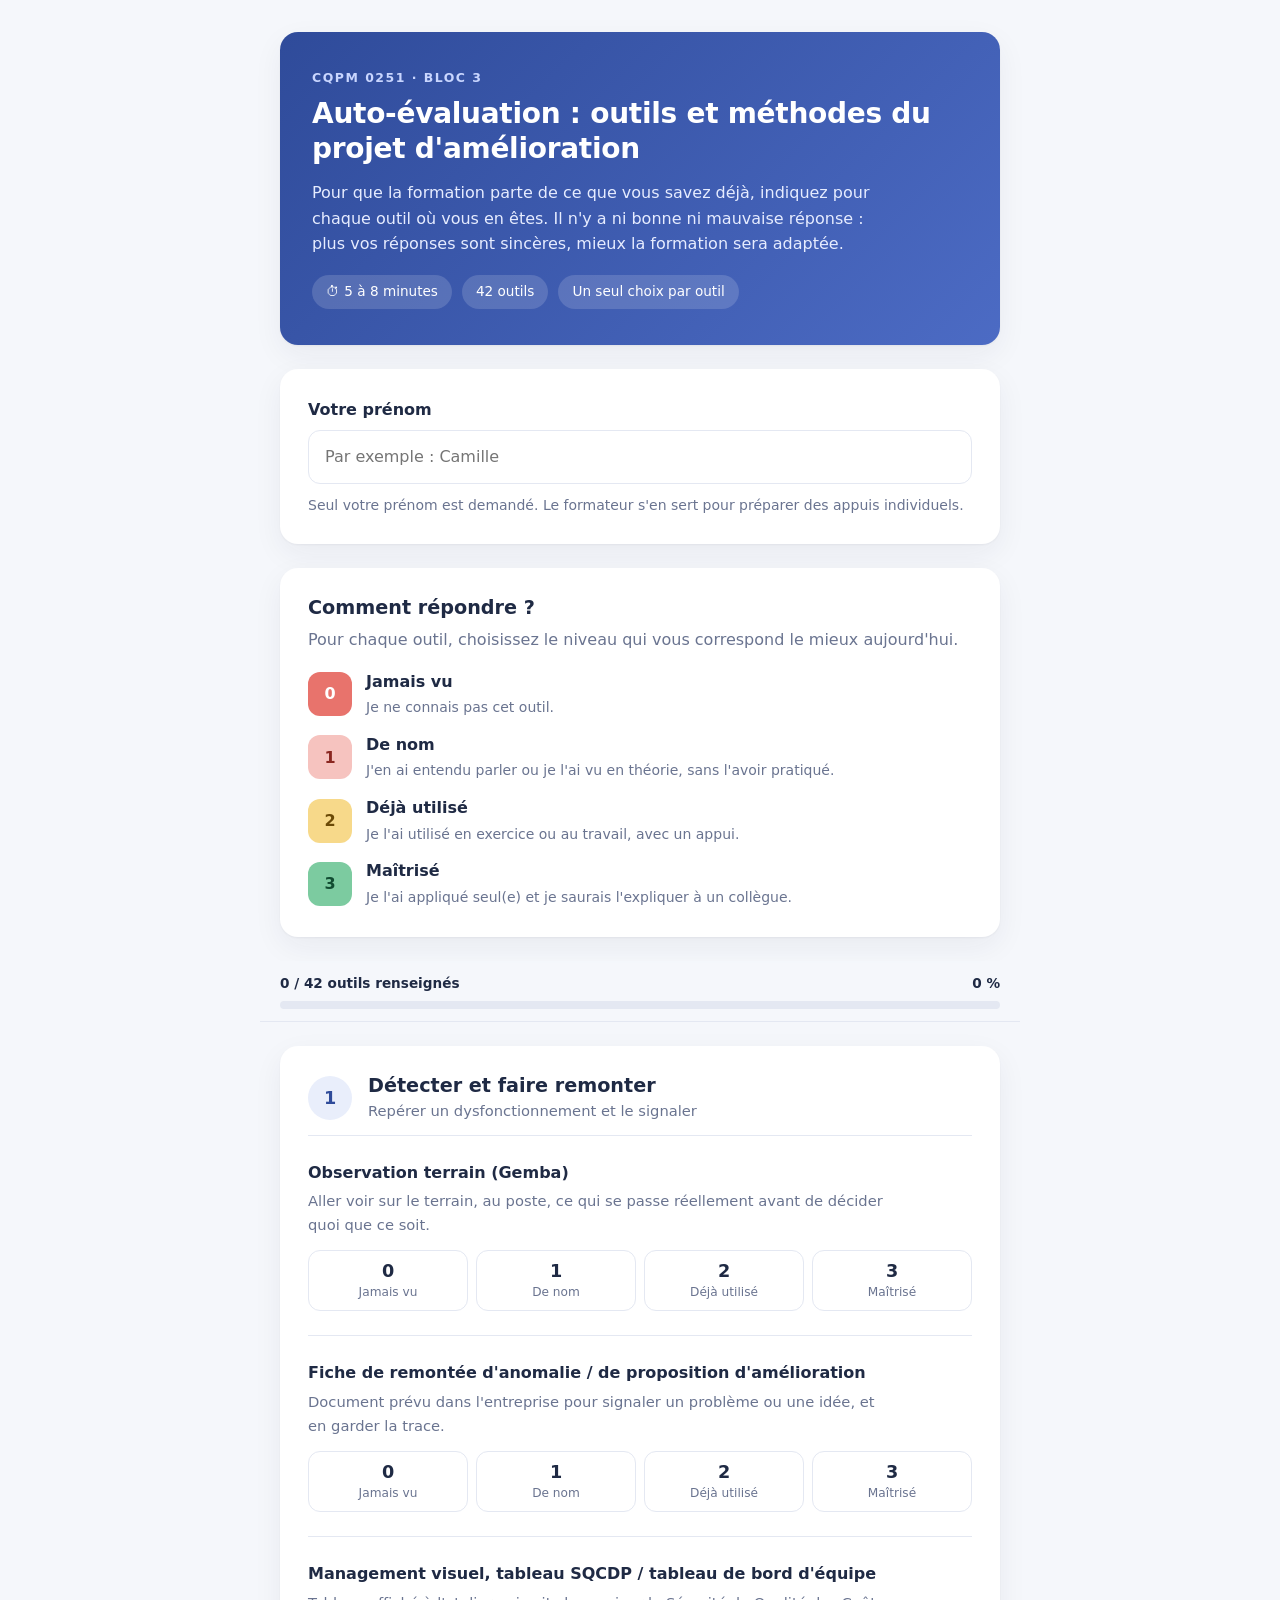
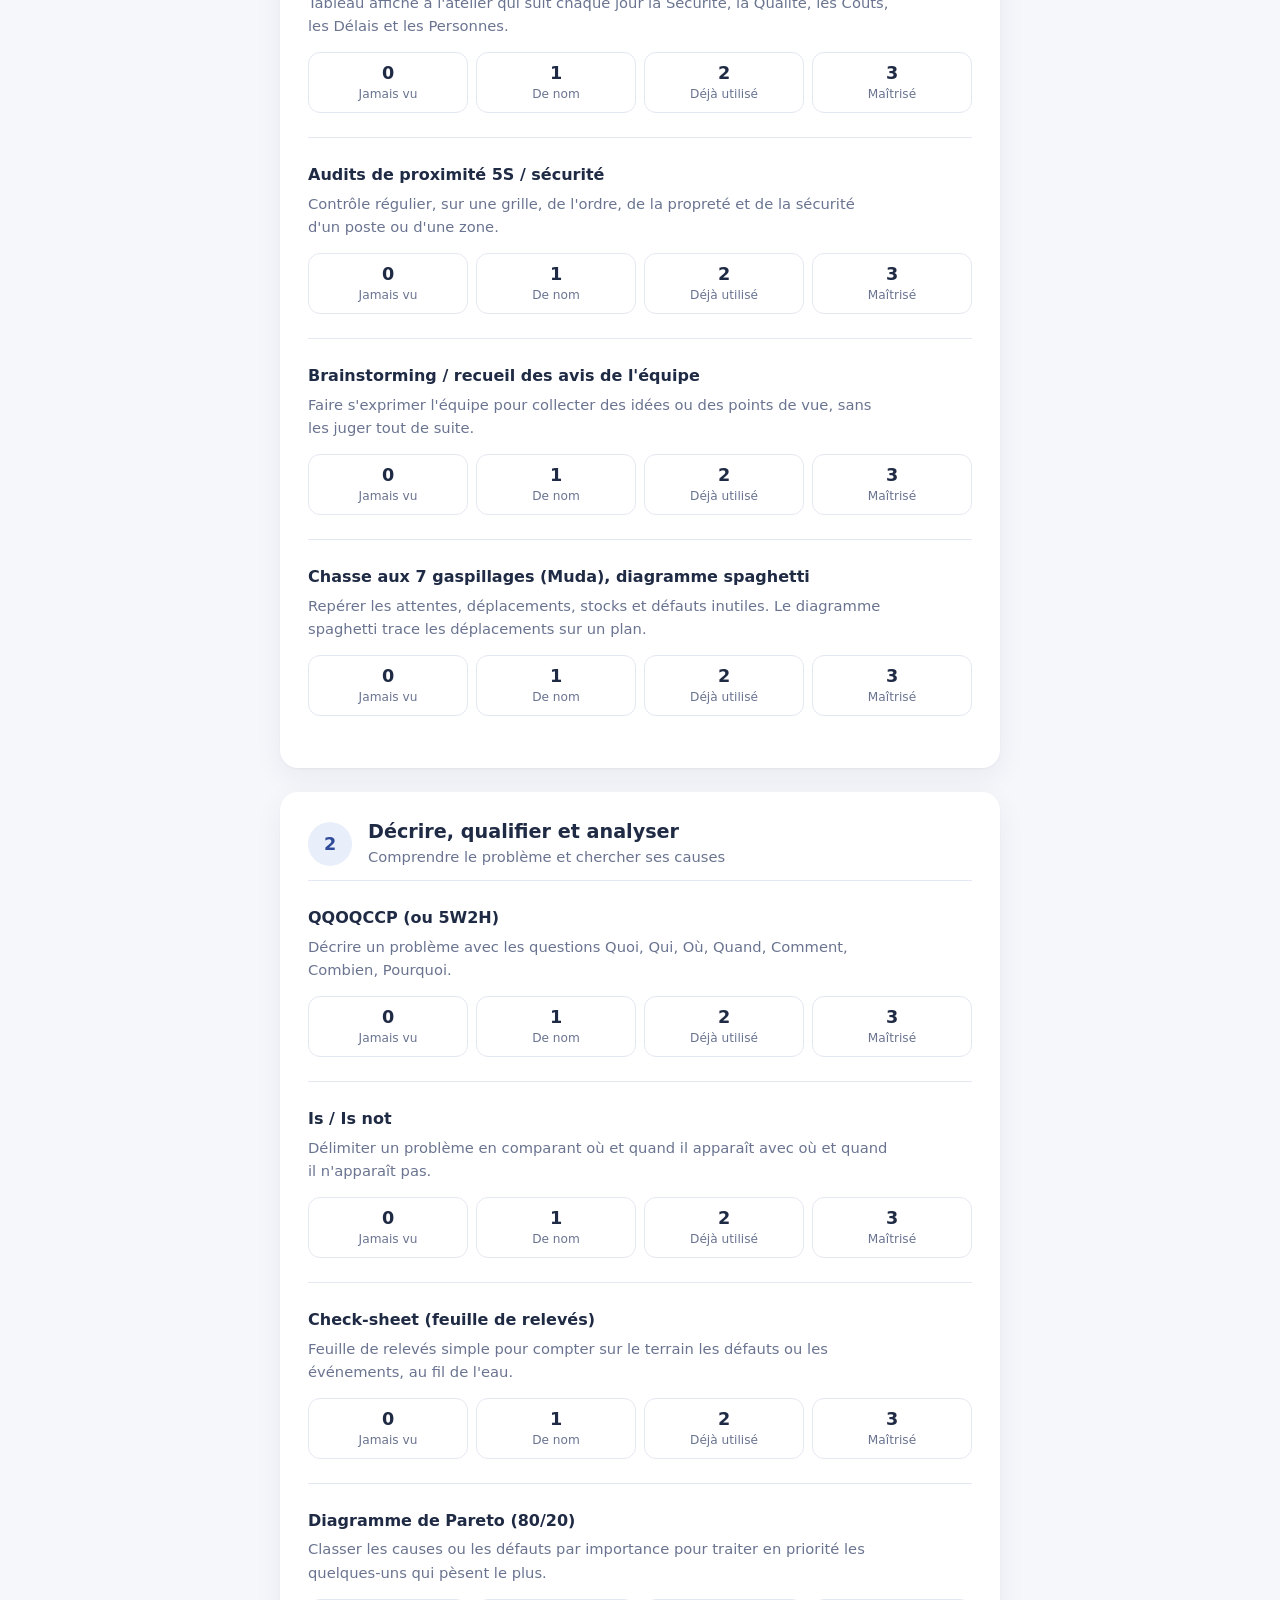
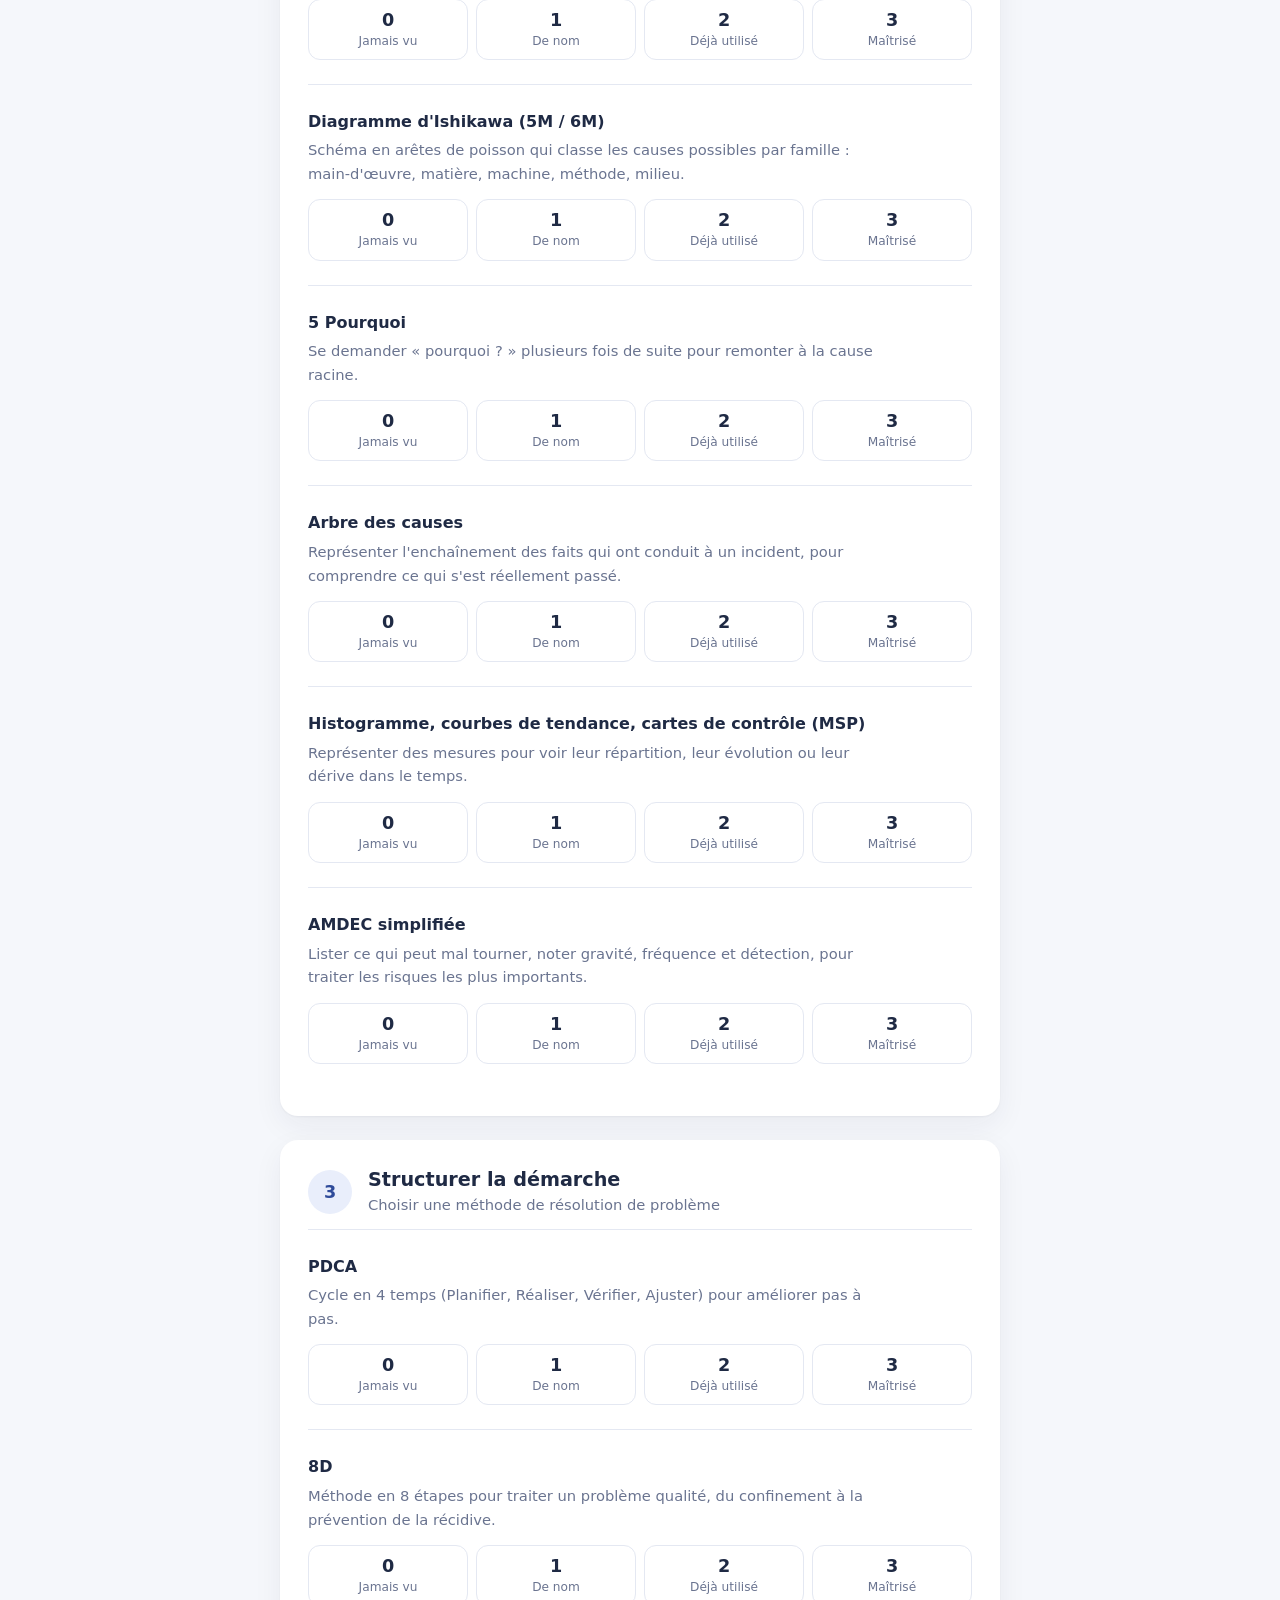
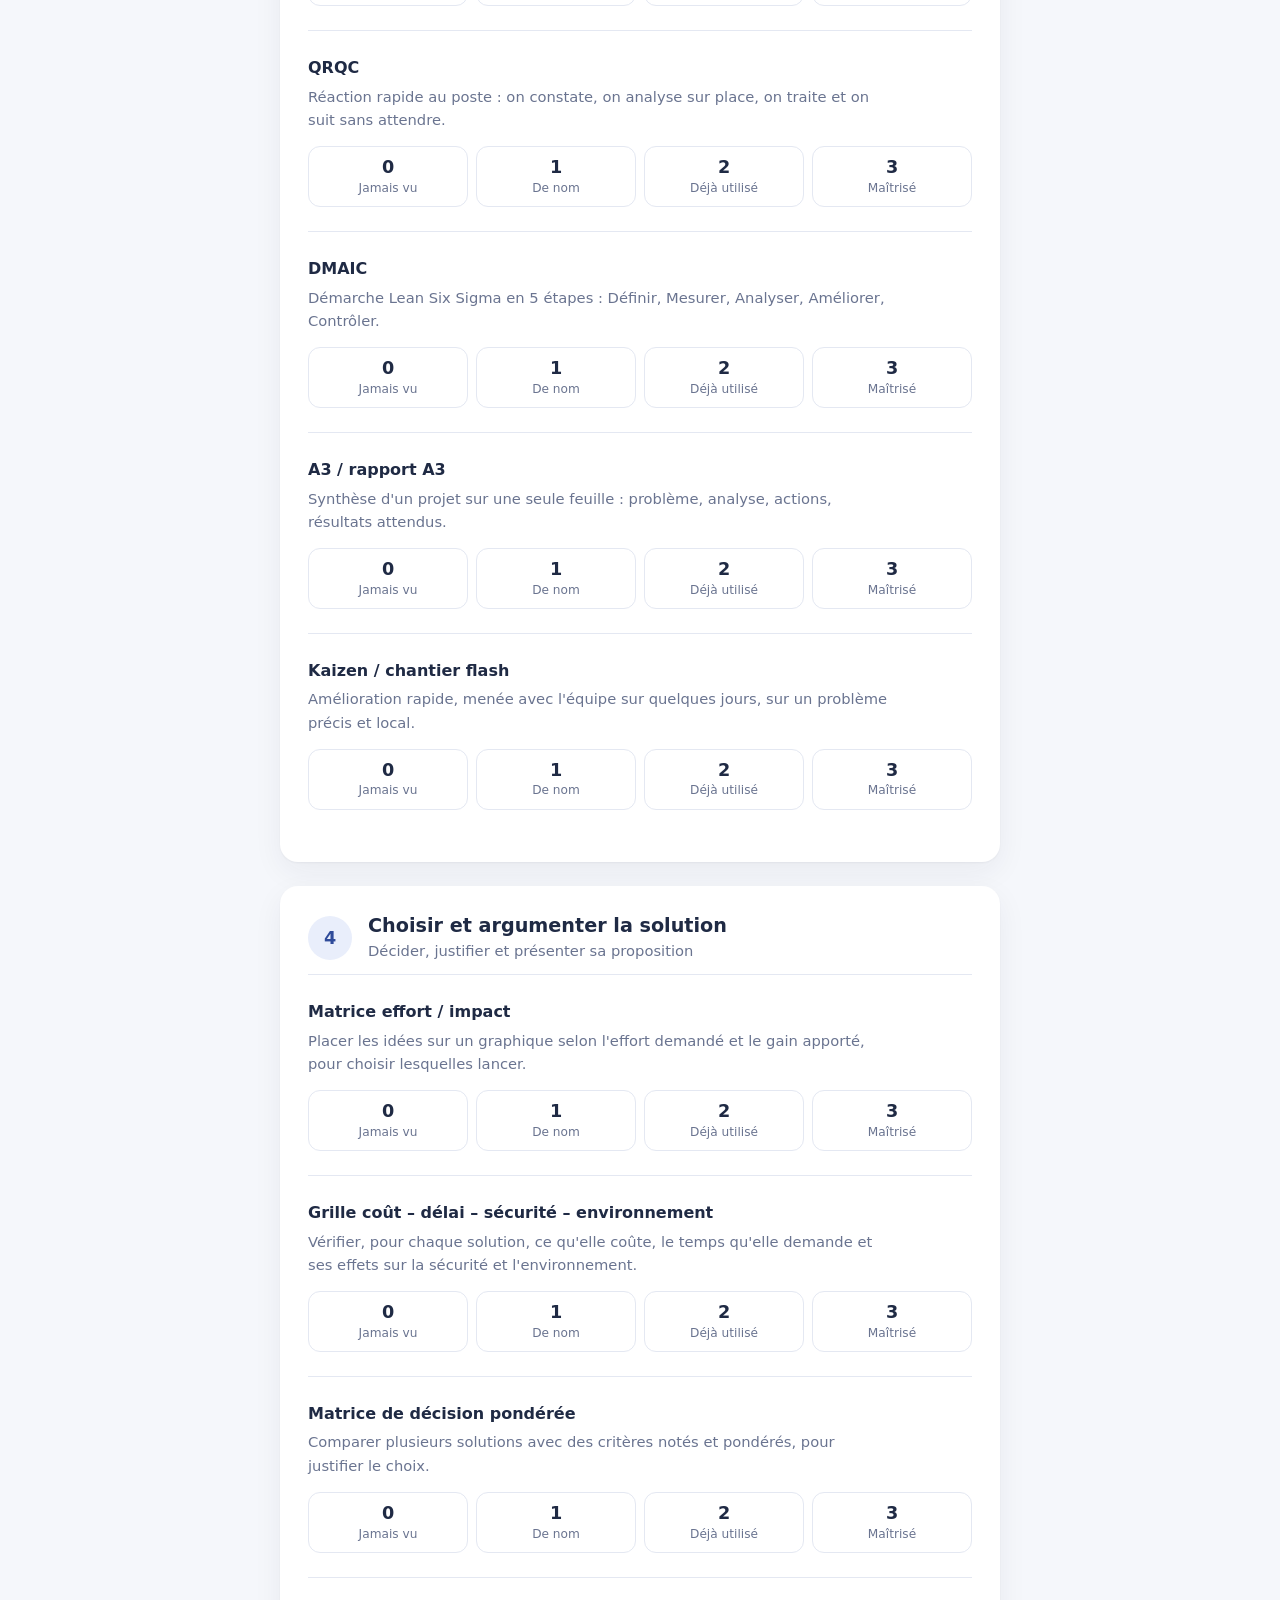
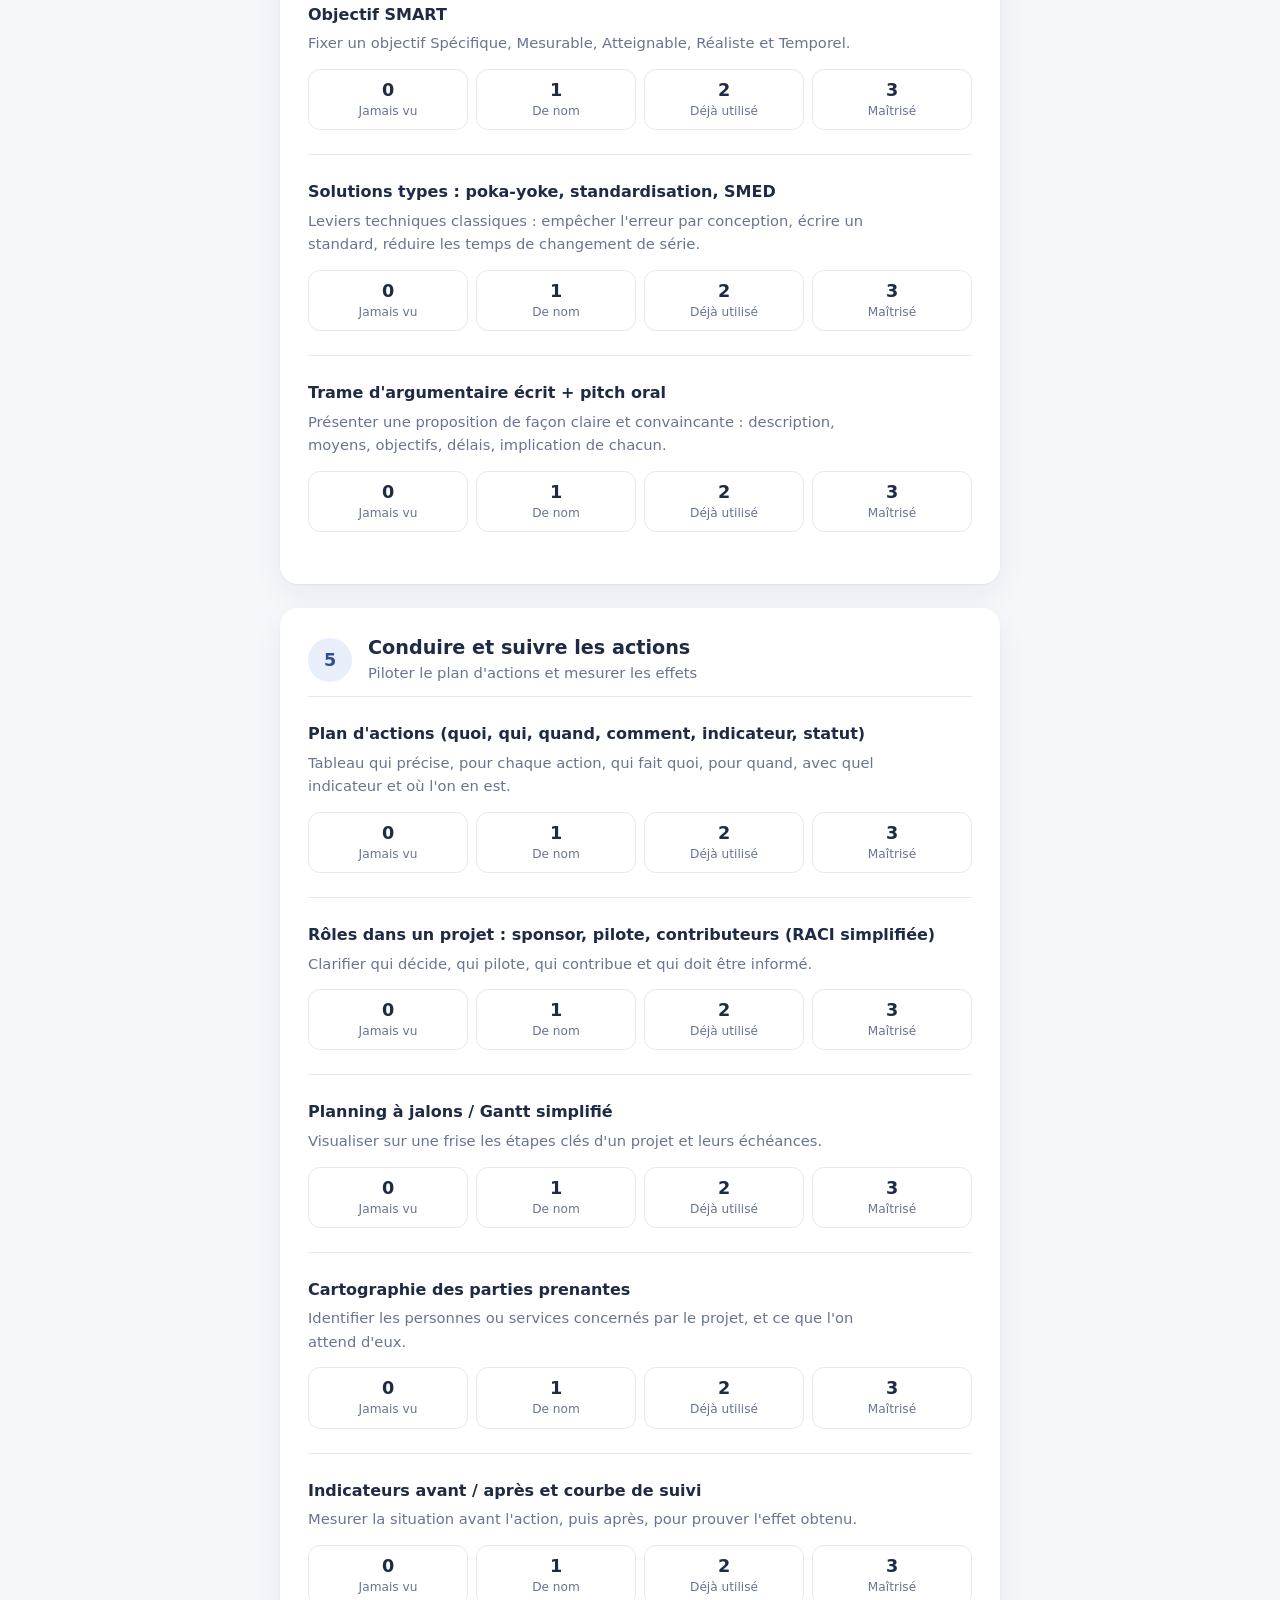
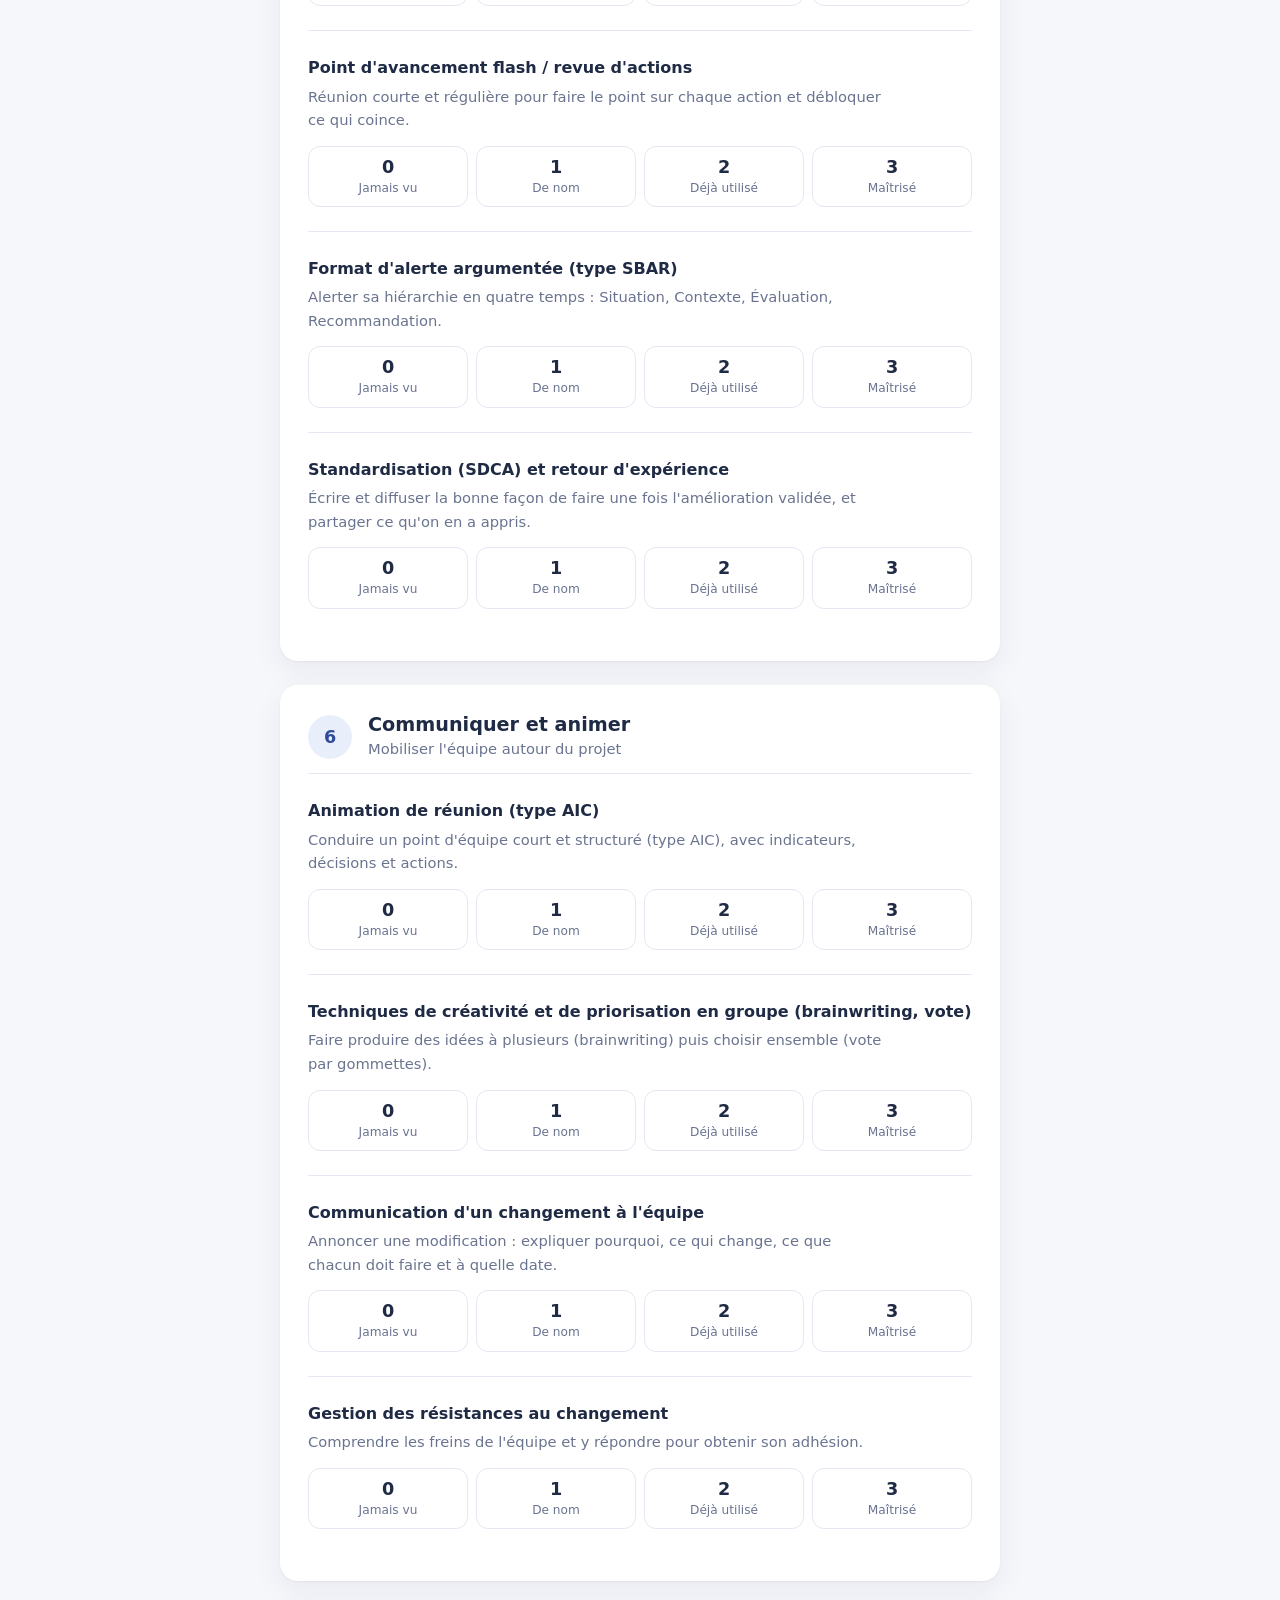
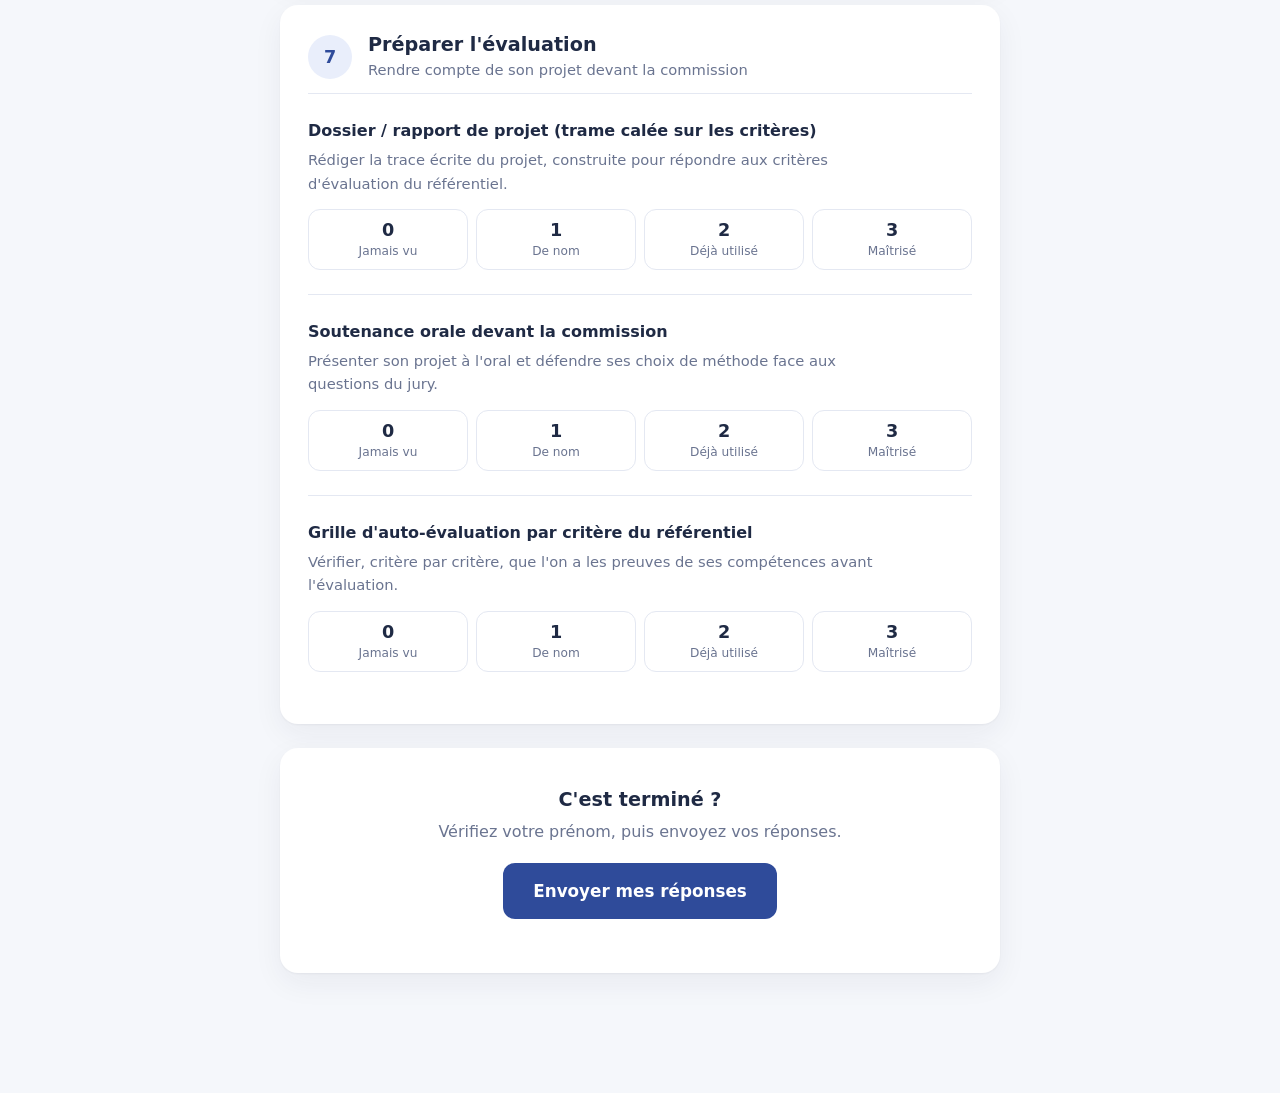
<file: index.html>
<!DOCTYPE html>
<html lang="fr">
<head>
  <meta charset="utf-8">
  <meta name="viewport" content="width=device-width, initial-scale=1">
  <meta name="robots" content="noindex">
  <title>Auto-évaluation · Outils du projet d'amélioration</title>
  <link rel="stylesheet" href="assets/style.css">
</head>
<body>
<main class="container">

  <header class="hero">
    <p class="eyebrow" id="titre-formation">CQPM 0251 · Bloc 3</p>
    <h1>Auto-évaluation : outils et méthodes du projet d'amélioration</h1>
    <p class="lead">Pour que la formation parte de ce que vous savez déjà, indiquez pour chaque outil
      où vous en êtes. Il n'y a ni bonne ni mauvaise réponse : plus vos réponses sont sincères,
      mieux la formation sera adaptée.</p>
    <ul><li>⏱ 5 à 8 minutes</li><li>42 outils</li><li>Un seul choix par outil</li></ul>
  </header>

  <div id="banner"></div>

  <form id="form" novalidate autocomplete="off">

    <section class="card" id="identite">
      <label class="field" for="prenom">Votre prénom</label>
      <input type="text" id="prenom" name="prenom" maxlength="40" placeholder="Par exemple : Camille" autocomplete="given-name">
      <p class="muted small" style="margin-top:10px">Seul votre prénom est demandé. Le formateur s'en sert pour préparer des appuis individuels.</p>
    </section>

    <section class="card" id="echelle">
      <h2>Comment répondre ?</h2>
      <p class="muted" style="margin-top:6px">Pour chaque outil, choisissez le niveau qui vous correspond le mieux aujourd'hui.</p>
      <ul class="legend-list" id="legend"></ul>
    </section>

    <div class="progress" id="progress" aria-live="polite">
      <div class="progress-row"><span id="progress-txt">0 / 42 outils renseignés</span><span id="progress-pct">0 %</span></div>
      <div class="bar"><i id="progress-bar"></i></div>
    </div>

    <div id="etapes"></div>

    <section class="card submit">
      <h2>C'est terminé ?</h2>
      <p class="muted" style="margin-top:6px">Vérifiez votre prénom, puis envoyez vos réponses.</p>
      <button class="btn big" type="submit" id="envoyer">Envoyer mes réponses</button>
      <p class="msg" id="msg" role="alert"></p>
    </section>
  </form>

  <section class="card merci" id="merci" hidden>
    <div class="check">✓</div>
    <h2 id="merci-titre">Merci !</h2>
    <p class="muted" id="merci-sous">Vos réponses ont bien été transmises.</p>
    <div class="recap">
      <div class="r-ko"><b id="r-ko">0</b><span>à découvrir</span></div>
      <div class="r-mid"><b id="r-mid">0</b><span>à consolider</span></div>
      <div class="r-ok"><b id="r-ok">0</b><span>maîtrisés</span></div>
    </div>
    <p class="muted small" id="merci-note"></p>
    <button class="btn ghost" type="button" id="modifier" style="margin-top:20px">Modifier mes réponses</button>
  </section>

</main>
<script src="config.js"></script>
<script src="outils.js"></script>
<script src="assets/questionnaire.js"></script>
</body>
</html>
</file>
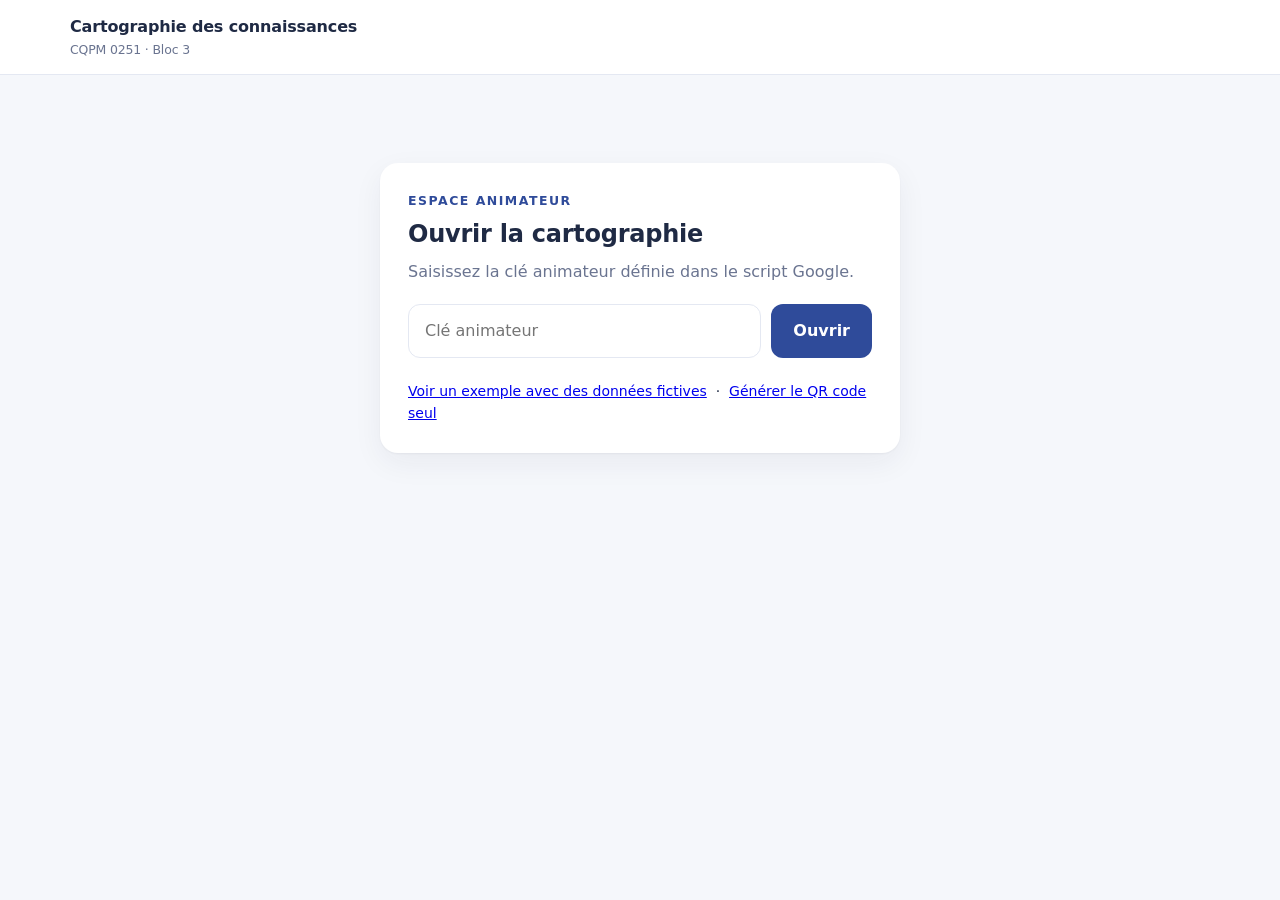
<file: formateur.html>
<!DOCTYPE html>
<html lang="fr">
<head>
  <meta charset="utf-8">
  <meta name="viewport" content="width=device-width, initial-scale=1">
  <meta name="robots" content="noindex">
  <title>Espace animateur · Cartographie des connaissances</title>
  <link rel="stylesheet" href="assets/style.css">
</head>
<body>

<header class="topbar">
  <div class="topbar-in">
    <div class="brand">Cartographie des connaissances<small id="sous-titre">CQPM 0251 · Bloc 3</small></div>
    <nav class="tabs" id="tabs" hidden>
      <button class="tab-btn on" data-tab="carto">Cartographie</button>
      <button class="tab-btn" data-tab="matrice">Matrice détaillée</button>
      <button class="tab-btn" data-tab="stagiaires">Par stagiaire</button>
      <button class="tab-btn" data-tab="gerer">Gérer les réponses</button>
      <button class="tab-btn" data-tab="partager">QR code</button>
    </nav>
  </div>
</header>

<main class="container wide">

  <!-- Accès -->
  <section class="card gate" id="gate">
    <p class="eyebrow">Espace animateur</p>
    <h1>Ouvrir la cartographie</h1>
    <p class="muted" id="gate-texte" style="margin-top:8px">Saisissez la clé animateur définie dans le script Google.</p>
    <form class="row" id="gate-form">
      <input type="password" id="cle" placeholder="Clé animateur" autocomplete="current-password">
      <button class="btn" type="submit">Ouvrir</button>
    </form>
    <p class="msg" id="gate-msg" role="alert"></p>
    <p class="small" style="margin-top:22px"><a href="#" id="demo-lien">Voir un exemple avec des données fictives</a>
      &nbsp;·&nbsp; <a href="#" id="qr-lien">Générer le QR code seul</a></p>
  </section>

  <!-- Tableau de bord -->
  <div id="dashboard" hidden>
    <div class="banner test" id="demo-banner" hidden><b>Mode démonstration.</b> Ces données sont fictives : elles montrent le rendu de la cartographie.</div>
    <div class="toolbar">
      <select id="f-groupe" aria-label="Groupe" title="Filtrer les réponses par groupe"></select>
      <select id="f-cat" aria-label="Catégorie d'outils">
        <option value="">Tous les outils</option>
        <option value="Socle">Socle uniquement</option>
        <option value="Approfondissement">Approfondissement uniquement</option>
      </select>
      <span class="grow"></span>
      <label class="chk" id="auto-wrap"><input type="checkbox" id="auto"> Actualiser toutes les <span id="auto-s">30</span> s</label>
      <button class="btn ghost sm" id="refresh" type="button">↻ Actualiser</button>
      <button class="btn ghost sm" id="csv" type="button">Exporter (CSV)</button>
      <button class="btn ghost sm" id="print" type="button">Imprimer / PDF</button>
    </div>

    <p class="contexte" id="contexte"></p>

    <section id="tab-carto"></section>
    <section id="tab-matrice" hidden></section>
    <section id="tab-stagiaires" hidden></section>
    <section id="tab-gerer" hidden></section>
    <section id="tab-partager" hidden></section>
  </div>
</main>

<div class="projection" id="projection" hidden title="Cliquer pour fermer">
  <h2>Scannez pour répondre au questionnaire</h2>
  <canvas id="proj-canvas"></canvas>
  <p class="muted" id="proj-url"></p>
</div>

<script src="config.js"></script>
<script src="outils.js"></script>
<script src="assets/qrcode.js"></script>
<script src="assets/formateur.js"></script>
</body>
</html>
</file>
<file: assets/style.css>
/* ===== Kit diagnostic bloc 3 : feuille de style commune ===== */
:root{
  --bg:#F5F7FB; --card:#FFFFFF; --ink:#1F2A44; --muted:#6A7490; --line:#E4E8F2;
  --brand:#2F4B9A; --brand-dark:#243A78; --brand-soft:#E9EEFB;
  --ok:#2E9E6B; --ok-soft:#E4F5EC; --ok-ink:#14583A;
  --mid:#D9901A; --mid-soft:#FDF2DC; --mid-ink:#7A4E07;
  --ko:#D8514B;  --ko-soft:#FBE8E6; --ko-ink:#8A2620;
  --n0:#E8736C; --n0-ink:#FFFFFF;
  --n1:#F6C3BF; --n1-ink:#8A2620;
  --n2:#F7D98A; --n2-ink:#6B4A06;
  --n3:#7CCBA0; --n3-ink:#124D32;
  --radius:18px;
  --shadow:0 1px 2px rgba(31,42,68,.05),0 10px 30px rgba(31,42,68,.06);
}
*{box-sizing:border-box}
html{-webkit-text-size-adjust:100%;scroll-behavior:smooth}
body{margin:0;background:var(--bg);color:var(--ink);
  font:16px/1.6 system-ui,-apple-system,"Segoe UI",Roboto,"Helvetica Neue",Arial,sans-serif}
h1,h2,h3,p{margin:0}
h1{font-size:1.75rem;line-height:1.25;letter-spacing:-.01em}
h2{font-size:1.2rem;line-height:1.3}
h3{font-size:1rem}
button,input,select{font:inherit;color:inherit}
[hidden]{display:none !important}

.container{max-width:760px;margin:0 auto;padding:32px 20px 96px}
.container.wide{max-width:1180px}
.card{background:var(--card);border-radius:var(--radius);box-shadow:var(--shadow);padding:28px;margin:0 0 24px}
.muted{color:var(--muted)}
.small{font-size:.875rem}
.eyebrow{font-size:.78rem;font-weight:700;letter-spacing:.12em;text-transform:uppercase;color:var(--brand)}

/* boutons */
.btn{display:inline-flex;align-items:center;justify-content:center;gap:8px;border:0;cursor:pointer;
  padding:12px 22px;border-radius:12px;font-weight:600;background:var(--brand);color:#fff;transition:.15s}
.btn:hover{background:var(--brand-dark)}
.btn:disabled{opacity:.55;cursor:not-allowed}
.btn.ghost{background:var(--brand-soft);color:var(--brand)}
.btn.ghost:hover{background:#DCE4FA}
.btn.sm{padding:8px 14px;font-size:.9rem;border-radius:10px}
.btn.big{padding:15px 30px;font-size:1.05rem}
input[type=text],input[type=password],input[type=url],select{
  width:100%;padding:13px 16px;border:1.5px solid var(--line);border-radius:12px;background:#fff;transition:.15s}
input:focus,select:focus{outline:none;border-color:var(--brand);box-shadow:0 0 0 4px var(--brand-soft)}
label.field{display:block;font-weight:600;margin-bottom:8px}

/* ===== Questionnaire ===== */
.hero{background:linear-gradient(135deg,#2F4B9A 0%,#4C6BC4 100%);color:#fff;border-radius:var(--radius);
  padding:36px 32px;margin-bottom:24px;box-shadow:var(--shadow)}
.hero .eyebrow{color:#C9D6FF}
.hero h1{margin:8px 0 14px}
.hero .lead{color:#E6ECFF;max-width:56ch}
.hero ul{margin:18px 0 0;padding:0;list-style:none;display:flex;flex-wrap:wrap;gap:10px}
.hero li{background:rgba(255,255,255,.15);padding:6px 14px;border-radius:999px;font-size:.85rem}

.banner{border-radius:14px;padding:14px 18px;margin-bottom:24px;font-size:.92rem}
.banner.test{background:var(--mid-soft);color:var(--mid-ink)}
.banner.err{background:var(--ko-soft);color:var(--ko-ink)}

.progress{position:sticky;top:0;z-index:20;margin:0 -20px 24px;padding:12px 20px;
  background:rgba(245,247,251,.92);backdrop-filter:blur(8px);border-bottom:1px solid var(--line)}
.progress-row{display:flex;justify-content:space-between;font-size:.85rem;font-weight:600;margin-bottom:6px}
.bar{height:8px;background:var(--line);border-radius:99px;overflow:hidden}
.bar>i{display:block;height:100%;width:0;background:var(--brand);border-radius:99px;transition:width .25s}

.legend-list{list-style:none;margin:16px 0 0;padding:0;display:grid;gap:12px}
.legend-list li{display:grid;grid-template-columns:44px 1fr;gap:14px;align-items:center}
.dot{width:44px;height:44px;border-radius:12px;display:grid;place-items:center;font-weight:800}
.dot.n0{background:var(--n0);color:var(--n0-ink)} .dot.n1{background:var(--n1);color:var(--n1-ink)}
.dot.n2{background:var(--n2);color:var(--n2-ink)} .dot.n3{background:var(--n3);color:var(--n3-ink)}

.etape-head{display:flex;gap:16px;align-items:center;margin-bottom:8px}
.etape-num{flex:none;width:44px;height:44px;border-radius:50%;background:var(--brand-soft);color:var(--brand);
  display:grid;place-items:center;font-weight:800;font-size:1.1rem}
.etape-head p{color:var(--muted);font-size:.92rem}
.outil{padding:24px 0;border-top:1px solid var(--line)}
.outil:first-of-type{margin-top:12px}
.outil-nom{font-weight:700;margin-bottom:4px}
.outil-def{color:var(--muted);font-size:.92rem;margin-bottom:14px;max-width:62ch}
.outil.manque{background:var(--ko-soft);border-radius:14px;padding-left:14px;padding-right:14px;margin:0 -14px;border-color:transparent}
.niveaux{display:grid;grid-template-columns:repeat(4,1fr);gap:8px}
.niveaux label{position:relative;display:block}
.niveaux input{position:absolute;inset:0;width:100%;height:100%;opacity:0;cursor:pointer;margin:0}
.pill{display:flex;flex-direction:column;align-items:center;gap:2px;padding:10px 4px;text-align:center;
  border:1.5px solid var(--line);border-radius:12px;background:#fff;font-size:.76rem;line-height:1.25;color:var(--muted);transition:.15s}
.pill b{font-size:1.1rem;color:var(--ink)}
.niveaux label:hover .pill{border-color:#B9C4E4}
.niveaux input:focus-visible+.pill{outline:3px solid var(--brand-soft);border-color:var(--brand)}
.niveaux label[data-n="0"] input:checked+.pill{background:var(--n0);border-color:var(--n0);color:var(--n0-ink)}
.niveaux label[data-n="1"] input:checked+.pill{background:var(--n1);border-color:var(--n1);color:var(--n1-ink)}
.niveaux label[data-n="2"] input:checked+.pill{background:var(--n2);border-color:var(--n2);color:var(--n2-ink)}
.niveaux label[data-n="3"] input:checked+.pill{background:var(--n3);border-color:var(--n3);color:var(--n3-ink)}
.niveaux input:checked+.pill b{color:inherit}
.submit{text-align:center;padding:40px 28px}
.submit .btn{margin-top:18px}
.msg{margin-top:14px;font-size:.92rem;color:var(--ko-ink)}
.merci{text-align:center;padding:48px 28px}
.merci .check{width:72px;height:72px;border-radius:50%;background:var(--ok-soft);color:var(--ok);display:grid;place-items:center;
  font-size:2.2rem;margin:0 auto 20px}
.merci h2{font-size:1.5rem;margin-bottom:10px}
.recap{display:grid;grid-template-columns:repeat(3,1fr);gap:12px;margin:28px 0}
.recap div{border-radius:14px;padding:16px 8px}
.recap b{display:block;font-size:1.8rem;line-height:1.2}
.recap span{font-size:.82rem}
.recap .r-ko{background:var(--ko-soft);color:var(--ko-ink)} .recap .r-mid{background:var(--mid-soft);color:var(--mid-ink)} .recap .r-ok{background:var(--ok-soft);color:var(--ok-ink)}

/* ===== Espace animateur ===== */
.topbar{position:sticky;top:0;z-index:30;background:rgba(255,255,255,.94);backdrop-filter:blur(8px);border-bottom:1px solid var(--line)}
.topbar-in{max-width:1180px;margin:0 auto;padding:14px 20px;display:flex;flex-wrap:wrap;gap:14px;align-items:center;justify-content:space-between}
.brand{font-weight:800;letter-spacing:-.01em}
.brand small{display:block;font-weight:500;color:var(--muted);font-size:.78rem}
.tabs{display:flex;gap:6px;flex-wrap:wrap}
.tab-btn{border:0;background:transparent;padding:9px 16px;border-radius:10px;font-weight:600;color:var(--muted);cursor:pointer}
.tab-btn:hover{background:var(--brand-soft);color:var(--brand)}
.tab-btn.on{background:var(--brand-soft);color:var(--brand)}
.gate{max-width:520px;margin:56px auto}
.gate h1{font-size:1.5rem;margin:8px 0 10px}
.gate .row{display:flex;gap:10px;margin-top:20px}
.gate .row input{flex:1}
.toolbar{display:flex;flex-wrap:wrap;gap:12px;align-items:center;margin-bottom:24px}
.toolbar .grow{flex:1}
.toolbar select{width:auto;min-width:170px;padding:9px 14px}
.toolbar label.chk{display:flex;gap:8px;align-items:center;font-size:.88rem;color:var(--muted)}
.kpis{display:grid;grid-template-columns:repeat(4,1fr);gap:16px;margin-bottom:24px}
.kpi{background:var(--card);border-radius:var(--radius);box-shadow:var(--shadow);padding:22px}
.kpi b{display:block;font-size:2.2rem;line-height:1.1;margin:6px 0 2px}
.kpi span{font-size:.85rem;color:var(--muted)}
.kpi.ok{border-top:5px solid var(--ok)} .kpi.mid{border-top:5px solid var(--mid)} .kpi.ko{border-top:5px solid var(--ko)} .kpi.base{border-top:5px solid var(--brand)}
.prio{background:var(--card);border-radius:var(--radius);box-shadow:var(--shadow);padding:26px;margin-bottom:24px}
.prio ol{margin:14px 0 0;padding-left:22px;display:grid;gap:8px}
.lanes{display:grid;grid-template-columns:repeat(3,1fr);gap:20px;margin-bottom:24px;align-items:start}
.lane{background:var(--card);border-radius:var(--radius);box-shadow:var(--shadow);padding:24px;border-top:6px solid var(--line)}
.lane.ko{border-top-color:var(--ko)} .lane.mid{border-top-color:var(--mid)} .lane.ok{border-top-color:var(--ok)}
.lane h3{display:flex;justify-content:space-between;gap:8px;align-items:baseline}
.lane h3 em{font-style:normal;font-size:1.4rem}
.lane.ko h3 em{color:var(--ko)} .lane.mid h3 em{color:var(--mid)} .lane.ok h3 em{color:var(--ok)}
.lane .rule{font-size:.82rem;color:var(--muted);margin:2px 0 14px}
.lane h4{font-size:.72rem;letter-spacing:.08em;text-transform:uppercase;color:var(--muted);margin:18px 0 8px}
.chip{display:flex;justify-content:space-between;gap:10px;align-items:flex-start;padding:10px 12px;border-radius:12px;font-size:.88rem;line-height:1.35;margin-bottom:8px}
.lane.ko .chip{background:var(--ko-soft)} .lane.mid .chip{background:var(--mid-soft)} .lane.ok .chip{background:var(--ok-soft)}
.chip .m{font-weight:700;white-space:nowrap}
.tag{display:inline-block;font-size:.68rem;font-weight:700;padding:1px 7px;border-radius:99px;background:var(--brand);color:#fff;margin-left:6px;vertical-align:1px}
.tag.het{background:#fff;color:var(--brand);border:1px solid var(--brand)}
.empty{color:var(--muted);font-size:.9rem;font-style:italic}
.etapes-bars{display:grid;gap:16px;margin-top:18px}
.eb-row{display:grid;grid-template-columns:230px 1fr 60px;gap:16px;align-items:center;font-size:.9rem}
.stack{display:flex;height:16px;border-radius:99px;overflow:hidden;background:var(--line)}
.stack i{display:block;height:100%}
.s-ko{background:var(--n0)} .s-mid{background:var(--n2)} .s-ok{background:var(--n3)}
.keys{display:flex;gap:18px;flex-wrap:wrap;font-size:.82rem;color:var(--muted);margin-top:16px}
.keys i{display:inline-block;width:12px;height:12px;border-radius:4px;margin-right:6px;vertical-align:-1px}
.table-wrap{overflow:auto;max-height:72vh;border-radius:var(--radius);box-shadow:var(--shadow);background:#fff}
table.matrice{border-collapse:separate;border-spacing:0;width:100%;font-size:.88rem}
.matrice th,.matrice td{padding:9px 12px;border-bottom:1px solid var(--line)}
.matrice thead th{position:sticky;top:0;background:#fff;z-index:3;text-align:center;font-weight:700;border-bottom:2px solid var(--line)}
.matrice th:first-child,.matrice td:first-child{position:sticky;left:0;background:#fff;z-index:2;text-align:left;width:300px;min-width:300px;max-width:300px}
.matrice thead th:first-child{z-index:4}
.matrice tr.sep td{background:var(--brand-soft);color:var(--brand);font-weight:700;font-size:.8rem;letter-spacing:.04em;text-transform:uppercase}
.matrice td.c{text-align:center;font-weight:700;min-width:70px}
.matrice td.c.n0{background:var(--n0);color:var(--n0-ink)} .matrice td.c.n1{background:var(--n1);color:var(--n1-ink)}
.matrice td.c.n2{background:var(--n2);color:var(--n2-ink)} .matrice td.c.n3{background:var(--n3);color:var(--n3-ink)}
.matrice td.c.na{color:#B6BDD0;font-weight:400}
.matrice th.g,.matrice td.g{position:sticky;left:300px;z-index:2;width:130px;min-width:130px;max-width:130px;text-align:center;background:#fff;border-left:1px solid var(--line);border-right:2px solid var(--line)}
.matrice thead th.g{z-index:4}
.matrice td.g b{display:block;font-size:1rem;line-height:1.2;margin-bottom:3px}
.matrice td.g.ok{background:var(--ok-soft)} .matrice td.g.mid{background:var(--mid-soft)} .matrice td.g.ko{background:var(--ko-soft)}
.matrice th.g small{display:block;font-weight:500;color:var(--muted);font-size:.72rem}
.pillst{display:inline-block;padding:2px 10px;border-radius:99px;font-size:.74rem;font-weight:700}
.pillst.ok{background:var(--ok-soft);color:var(--ok-ink)} .pillst.mid{background:var(--mid-soft);color:var(--mid-ink)} .pillst.ko{background:var(--ko-soft);color:var(--ko-ink)}
.stag-grid{display:grid;grid-template-columns:repeat(auto-fill,minmax(310px,1fr));gap:20px}
.stag{background:var(--card);border-radius:var(--radius);box-shadow:var(--shadow);padding:24px}
.stag header{display:flex;justify-content:space-between;align-items:baseline;margin-bottom:14px}
.stag .nums{display:flex;gap:16px;font-size:.82rem;color:var(--muted);margin:12px 0}
.stag details{margin-top:10px;font-size:.88rem}
.stag summary{cursor:pointer;font-weight:600;color:var(--brand)}
.stag ul{margin:10px 0 0;padding-left:18px;color:var(--muted)}
.share{display:grid;grid-template-columns:minmax(260px,380px) 1fr;gap:36px;align-items:center}
.share canvas{width:100%;height:auto;border-radius:16px;border:1px solid var(--line);background:#fff}
.share .actions{display:flex;flex-wrap:wrap;gap:10px;margin-top:16px}
.projection{position:fixed;inset:0;background:#fff;z-index:100;display:flex;flex-direction:column;align-items:center;justify-content:center;gap:20px;padding:24px;text-align:center;cursor:pointer}
.projection canvas{width:min(70vh,80vw);height:auto}
.projection h2{font-size:clamp(1.4rem,3vw,2.2rem)}

@media (max-width:900px){
  .kpis{grid-template-columns:repeat(2,1fr)} .lanes{grid-template-columns:1fr}
  .eb-row{grid-template-columns:1fr 60px} .eb-row>span:first-child{grid-column:1/-1}
  .share{grid-template-columns:1fr}
}
@media (max-width:520px){
  h1{font-size:1.45rem} .hero{padding:28px 22px} .card{padding:22px 18px}
  .pill{font-size:.7rem;padding:9px 2px}
}
@media print{
  body{background:#fff} .topbar,.toolbar,.btn,.share .actions,.gate{display:none !important}
  .card,.kpi,.lane,.prio,.stag,.table-wrap{box-shadow:none;border:1px solid var(--line)}
  .table-wrap{max-height:none;overflow:visible}
  .container{padding:0} .lane,.stag,.kpi{break-inside:avoid}
}

/* ===== Contexte + gestion des réponses ===== */
.contexte{margin:-8px 0 20px;color:var(--muted);font-size:.9rem}
.contexte b{color:var(--ink)}
.banner.ok{background:var(--ok-soft);color:var(--ok-ink)}
.btn.danger{background:var(--ko)} .btn.danger:hover{background:#B83F39}
.btn.warn-ghost{background:var(--ko-soft);color:var(--ko-ink)} .btn.warn-ghost:hover{background:#F6D3D0}
.row-between{display:flex;justify-content:space-between;gap:16px;align-items:flex-start;flex-wrap:wrap}
.gerer h3{margin:28px 0 10px}
table.liste{width:100%;border-collapse:collapse;font-size:.92rem}
.liste th{text-align:left;font-size:.78rem;letter-spacing:.04em;text-transform:uppercase;color:var(--muted);padding:8px 12px;border-bottom:2px solid var(--line)}
.liste td{padding:11px 12px;border-bottom:1px solid var(--line)}
.liste tr:hover td{background:#FAFBFE}
.liste input[type=checkbox]{width:18px;height:18px;accent-color:var(--brand);cursor:pointer}
.actions-bar{display:flex;gap:10px;flex-wrap:wrap;align-items:center;margin:0 0 14px}
.actions-bar input[type=text]{flex:1;min-width:220px;max-width:360px;padding:10px 14px}
.pillgrp{display:inline-block;padding:2px 10px;border-radius:99px;font-size:.78rem;font-weight:600;background:var(--brand-soft);color:var(--brand)}
.pillgrp.none{background:#EEF0F6;color:var(--muted)}
@media print{.contexte{margin-top:0}}
</file>
